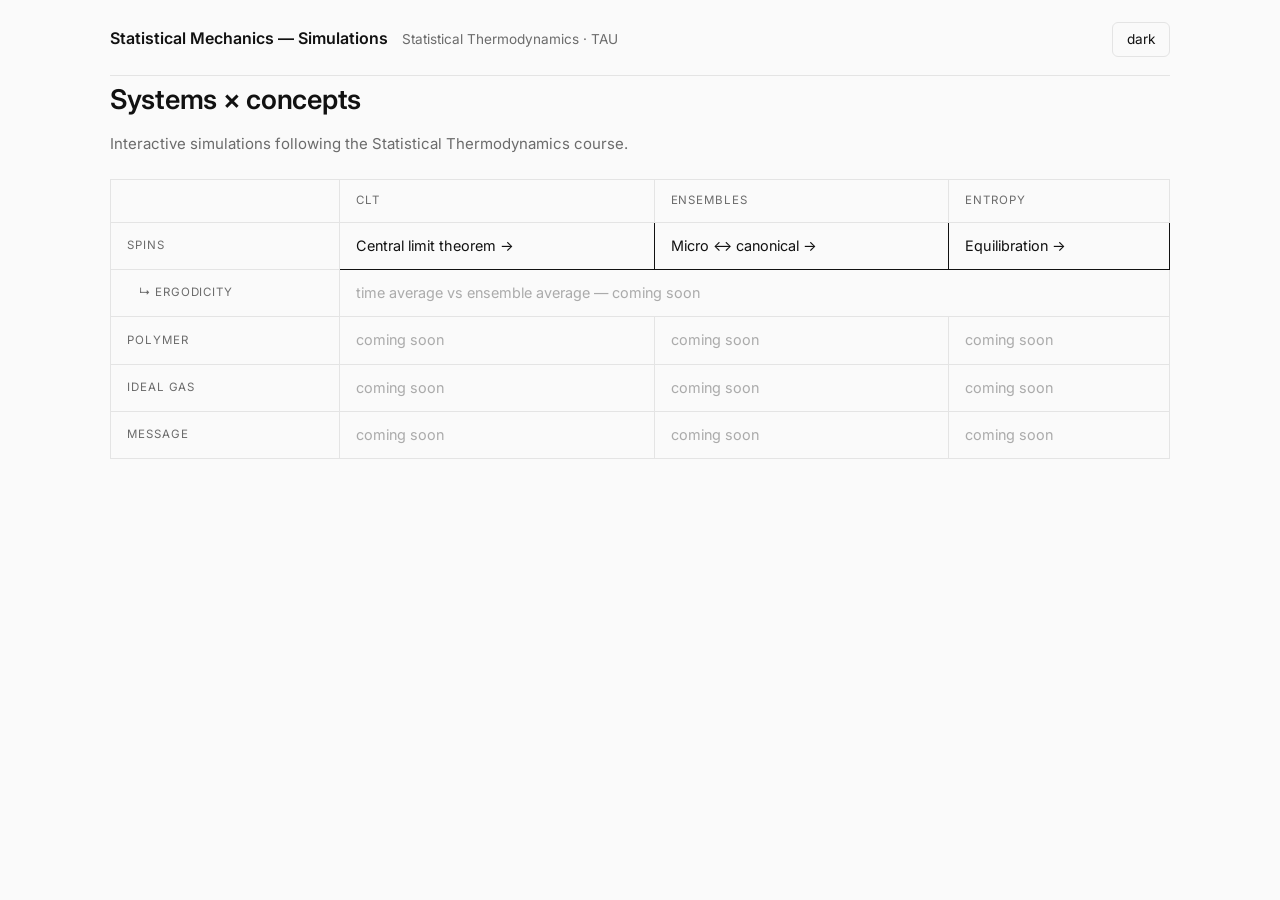
<file: index.html>
<!doctype html>
<html lang="en">
<head>
<meta charset="utf-8">
<meta name="viewport" content="width=device-width, initial-scale=1">
<title>Statistical Mechanics — Interactive Simulations</title>
<link rel="preconnect" href="https://fonts.googleapis.com">
<link rel="stylesheet" href="https://fonts.googleapis.com/css2?family=Inter:wght@400;500;600&family=JetBrains+Mono:wght@400;500&display=swap">
<link rel="stylesheet" href="assets/css/tokens.css">
<link rel="stylesheet" href="assets/css/base.css">
<script>
  // Apply saved theme before first paint to avoid a flash.
  try {
    const q = new URLSearchParams(location.search).get('theme');
    const t = q || localStorage.getItem('statmech-theme');
    if (t === 'dark' || t === 'light') document.documentElement.dataset.theme = t;
  } catch (e) {}
</script>
</head>
<body>
<div class="wrap">
  <header class="site-header">
    <a class="site-title" href="./">Statistical Mechanics — Simulations</a>
    <span class="crumb">Statistical Thermodynamics · TAU</span>
    <span class="spacer"></span>
    <button id="theme-toggle" aria-label="Toggle color theme">light</button>
  </header>

  <h1>Systems × concepts</h1>
  <p class="muted">Interactive simulations following the Statistical Thermodynamics course.</p>

  <table class="sitegrid">
    <thead>
      <tr>
        <th></th>
        <th scope="col">CLT</th>
        <th scope="col">Ensembles</th>
        <th scope="col">Entropy</th>
      </tr>
    </thead>
    <tbody>
      <tr>
        <th scope="row">Spins</th>
        <td class="built"><a href="systems/spins/index.html">Central limit theorem →</a></td>
        <td class="built"><a href="systems/spins/ensembles.html">Micro ↔ canonical →</a></td>
        <td class="built"><a href="systems/spins/entropy.html">Equilibration →</a></td>
      </tr>
      <tr>
        <th scope="row" class="small" style="padding-left:28px">↳ Ergodicity</th>
        <td colspan="3"><span class="cell soon">time average vs ensemble average — coming soon</span></td>
      </tr>
      <tr>
        <th scope="row">Polymer</th>
        <td><span class="cell soon">coming soon</span></td>
        <td><span class="cell soon">coming soon</span></td>
        <td><span class="cell soon">coming soon</span></td>
      </tr>
      <tr>
        <th scope="row">Ideal gas</th>
        <td><span class="cell soon">coming soon</span></td>
        <td><span class="cell soon">coming soon</span></td>
        <td><span class="cell soon">coming soon</span></td>
      </tr>
      <tr>
        <th scope="row">Message</th>
        <td><span class="cell soon">coming soon</span></td>
        <td><span class="cell soon">coming soon</span></td>
        <td><span class="cell soon">coming soon</span></td>
      </tr>
    </tbody>
  </table>
</div>
<script type="module">
  import { initTheme } from './assets/js/theme.js';
  initTheme(document.getElementById('theme-toggle'));
</script>
</body>
</html>
</file>
<file: assets/css/tokens.css>
/* Design tokens — black & white editorial, orange = spin up, blue = spin down.
   Dark is the default theme; light via prefers-color-scheme or manual toggle
   (data-theme on <html>, persisted in localStorage). */

:root {
  --bg: #0A0A0A;
  --surface: #141414;
  --fg: #F2F2F2;
  --muted: #8A8A8A;
  --rule: #2A2A2A;
  --up: #FF7A1A;   /* spin up (+1/2) ONLY */
  --down: #2E7BFF; /* spin down (-1/2) ONLY */

  /* derived */
  --hist: color-mix(in srgb, var(--fg) 35%, transparent);
  --grid: color-mix(in srgb, var(--muted) 25%, transparent);

  --font-ui: "Inter", system-ui, -apple-system, "Segoe UI", sans-serif;
  --font-mono: "JetBrains Mono", ui-monospace, "Cascadia Mono", Consolas, monospace;

  --radius: 6px;
  --ease: 200ms ease-out;
  --maxw: 1100px;
  --textw: 68ch;
}

@media (prefers-color-scheme: light) {
  :root:not([data-theme="dark"]) {
    --bg: #FAFAFA;
    --surface: #FFFFFF;
    --fg: #111111;
    --muted: #6B6B6B;
    --rule: #E4E4E4;
    --up: #E8650A;
    --down: #1F63D6;
  }
}

:root[data-theme="light"] {
  --bg: #FAFAFA;
  --surface: #FFFFFF;
  --fg: #111111;
  --muted: #6B6B6B;
  --rule: #E4E4E4;
  --up: #E8650A;
  --down: #1F63D6;
}
</file>
<file: assets/css/base.css>
/* Base styles: layout, typography, components. Depends on tokens.css. */

*, *::before, *::after { box-sizing: border-box; }

html { color-scheme: dark light; }
:root[data-theme="light"] { color-scheme: light; }
:root[data-theme="dark"] { color-scheme: dark; }

body {
  margin: 0;
  background: var(--bg);
  color: var(--fg);
  font-family: var(--font-ui);
  font-size: 15px;
  line-height: 1.55;
  -webkit-font-smoothing: antialiased;
  transition: background var(--ease), color var(--ease);
}

.wrap { max-width: var(--maxw); margin: 0 auto; padding: 0 20px 80px; }

a { color: inherit; text-underline-offset: 3px; }
a:hover { opacity: .8; }

h1, h2, h3 { font-weight: 600; letter-spacing: -0.01em; line-height: 1.2; }
h1 { font-size: 1.7rem; margin: 0; }
h2 { font-size: 1.15rem; margin: 3rem 0 .75rem; }
h3 { font-size: .95rem; margin: 1.5rem 0 .5rem; }
p { max-width: var(--textw); }
.muted { color: var(--muted); }
.small { font-size: .8rem; }

code, .mono {
  font-family: var(--font-mono);
  font-variant-numeric: tabular-nums;
  font-size: .85em;
}

hr { border: none; border-top: 1px solid var(--rule); margin: 2.5rem 0; }

/* ---------- header ---------- */
.site-header {
  display: flex; align-items: baseline; gap: 14px;
  padding: 22px 0 18px; margin-bottom: 8px;
  border-bottom: 1px solid var(--rule);
}
.site-header .spacer { flex: 1; }
.site-title { font-size: 1rem; font-weight: 600; text-decoration: none; }
.crumb { color: var(--muted); font-size: .85rem; }

/* ---------- buttons (ghost) ---------- */
button, .btn {
  font: inherit; font-size: .85rem;
  color: var(--fg); background: transparent;
  border: 1px solid var(--rule); border-radius: var(--radius);
  padding: 6px 14px; cursor: pointer;
  transition: background var(--ease), color var(--ease), border-color var(--ease);
}
button:hover, .btn:hover { background: var(--fg); color: var(--bg); border-color: var(--fg); }
button.primary { border-color: var(--fg); }
button[aria-pressed="true"] { background: var(--fg); color: var(--bg); border-color: var(--fg); }
button:disabled { opacity: .4; pointer-events: none; }

/* ---------- panels ---------- */
.panel {
  background: var(--surface);
  border: 1px solid var(--rule);
  border-radius: var(--radius);
  padding: 18px 20px;
}

/* ---------- controls ---------- */
.controls {
  display: grid;
  grid-template-columns: repeat(auto-fit, minmax(190px, 1fr));
  gap: 16px 28px;
  align-items: end;
}
.ctl label {
  display: block; font-size: .72rem; text-transform: uppercase;
  letter-spacing: .08em; color: var(--muted); margin-bottom: 6px;
}
.ctl .row { display: flex; align-items: center; gap: 10px; }
.ctl output {
  font-family: var(--font-mono); font-variant-numeric: tabular-nums;
  font-size: .85rem; min-width: 5.5ch; text-align: right;
}

input[type="range"] {
  -webkit-appearance: none; appearance: none;
  flex: 1; height: 18px; background: transparent; cursor: pointer; margin: 0;
}
input[type="range"]::-webkit-slider-runnable-track {
  height: 2px; background: var(--rule); border-radius: 1px;
}
input[type="range"]::-webkit-slider-thumb {
  -webkit-appearance: none; appearance: none;
  width: 12px; height: 12px; border-radius: 50%;
  background: var(--fg); border: none; margin-top: -5px;
  transition: transform var(--ease);
}
input[type="range"]::-webkit-slider-thumb:hover { transform: scale(1.25); }
input[type="range"]::-moz-range-track { height: 2px; background: var(--rule); }
input[type="range"]::-moz-range-thumb {
  width: 12px; height: 12px; border-radius: 50%;
  background: var(--fg); border: none;
}
input[type="range"]:focus-visible { outline: 1px solid var(--muted); outline-offset: 4px; }

input[type="text"], input[type="number"] {
  font-family: var(--font-mono); font-size: .85rem;
  color: var(--fg); background: transparent;
  border: 1px solid var(--rule); border-radius: var(--radius);
  padding: 5px 8px; width: 100%;
}
input:focus-visible { outline: 1px solid var(--muted); }

/* toggle switch = small ghost button pair handled with aria-pressed */

/* ---------- legend chips ---------- */
.chip {
  display: inline-flex; align-items: center; gap: 6px;
  font-size: .8rem; color: var(--muted);
}
.chip .swatch {
  width: 10px; height: 10px; border-radius: 2px; display: inline-block;
}
.chip.up .swatch { background: var(--up); }
.chip.down .swatch { background: var(--down); }
.chip .glyph { font-family: var(--font-mono); }
.chip.up .glyph { color: var(--up); }
.chip.down .glyph { color: var(--down); }

/* ---------- index grid ---------- */
table.sitegrid { border-collapse: collapse; width: 100%; margin-top: 1.5rem; }
.sitegrid th, .sitegrid td {
  border: 1px solid var(--rule); padding: 0; text-align: left;
  font-weight: 400; font-size: .9rem;
}
.sitegrid thead th, .sitegrid tbody th {
  padding: 12px 16px; color: var(--muted);
  font-size: .72rem; text-transform: uppercase; letter-spacing: .08em;
}
.sitegrid td a, .sitegrid td .cell {
  display: block; padding: 12px 16px; min-height: 100%;
}
.sitegrid td a { text-decoration: none; }
.sitegrid td a:hover { background: var(--fg); color: var(--bg); opacity: 1; }
.sitegrid td .cell.soon { color: var(--muted); opacity: .55; }
.sitegrid td.built { border-color: var(--fg); }

/* ---------- plots ---------- */
figure.plot { margin: 0; }
figure.plot figcaption {
  font-size: .8rem; color: var(--muted); margin-top: 8px; max-width: var(--textw);
}
.plot svg { display: block; width: 100%; height: auto; }
.plot .plot-ylabel { margin-bottom: 6px; }
.plot .plot-xlabel { margin-top: 4px; }
.plot .axis line, .plot .axis path { stroke: var(--muted); stroke-width: 1; }
.plot .axis text {
  fill: var(--muted); font-family: var(--font-mono); font-size: 10px;
}
.plot .gridline { stroke: var(--grid); stroke-width: 1; }
.plot .bar { transition: x var(--ease), y var(--ease), width var(--ease), height var(--ease); }
.plot .curve-label { font-family: var(--font-mono); font-size: 10px; }
.plot .axis-label { fill: var(--fg); font-size: 11px; }

@media (prefers-reduced-motion: reduce) {
  * { transition: none !important; animation: none !important; }
}

/* ---------- spin strip ---------- */
#spin-strip { display: flex; flex-wrap: wrap; gap: 2px; }
#spin-strip .tile {
  width: 14px; height: 22px; border-radius: 2px; position: relative;
}
#spin-strip .tile.up { background: var(--up); }
#spin-strip .tile.down { background: var(--down); }
#spin-strip .tile::after {
  content: attr(data-glyph);
  position: absolute; inset: 0; display: grid; place-items: center;
  color: var(--bg); font-family: var(--font-mono); font-size: 11px;
  opacity: 0; transition: opacity var(--ease);
}
#spin-strip .tile:hover::after { opacity: 1; }
#spin-raster { image-rendering: pixelated; border: 1px solid var(--rule); border-radius: 2px; }

.readout-strip {
  display: flex; gap: 26px; flex-wrap: wrap; margin-top: 14px;
  font-family: var(--font-mono); font-variant-numeric: tabular-nums; font-size: .9rem;
}
.readout-strip .up-val { color: var(--up); }
.readout-strip .down-val { color: var(--down); }

/* ---------- readouts table ---------- */
table.readouts {
  border-collapse: collapse; width: 100%;
  font-family: var(--font-mono); font-variant-numeric: tabular-nums; font-size: .82rem;
}
.readouts td, .readouts th {
  padding: 7px 10px; border-bottom: 1px solid var(--rule); text-align: right;
}
.readouts td:first-child, .readouts th:first-child { text-align: left; font-family: var(--font-ui); }
.readouts th { color: var(--muted); font-weight: 400; font-size: .72rem;
  text-transform: uppercase; letter-spacing: .08em; }
.readouts tr:last-child td { border-bottom: none; }

/* ---------- explanation prose ---------- */
.prose { max-width: var(--textw); }
.prose p { margin: .8em 0; }
.prose .note {
  border-left: 2px solid var(--rule); padding-left: 14px;
  color: var(--muted); font-size: .85rem;
}

/* ---------- layout helpers ---------- */
.two-col { display: grid; grid-template-columns: 1fr 1fr; gap: 24px; }
.sim-layout { display: grid; grid-template-columns: 1fr; gap: 24px; }
.presets { display: flex; gap: 10px; flex-wrap: wrap; }

@media (max-width: 760px) {
  .two-col { grid-template-columns: 1fr; }
}
@media (max-width: 420px) {
  .wrap { padding: 0 14px 60px; }
  .controls { grid-template-columns: 1fr; }
}
</file>
